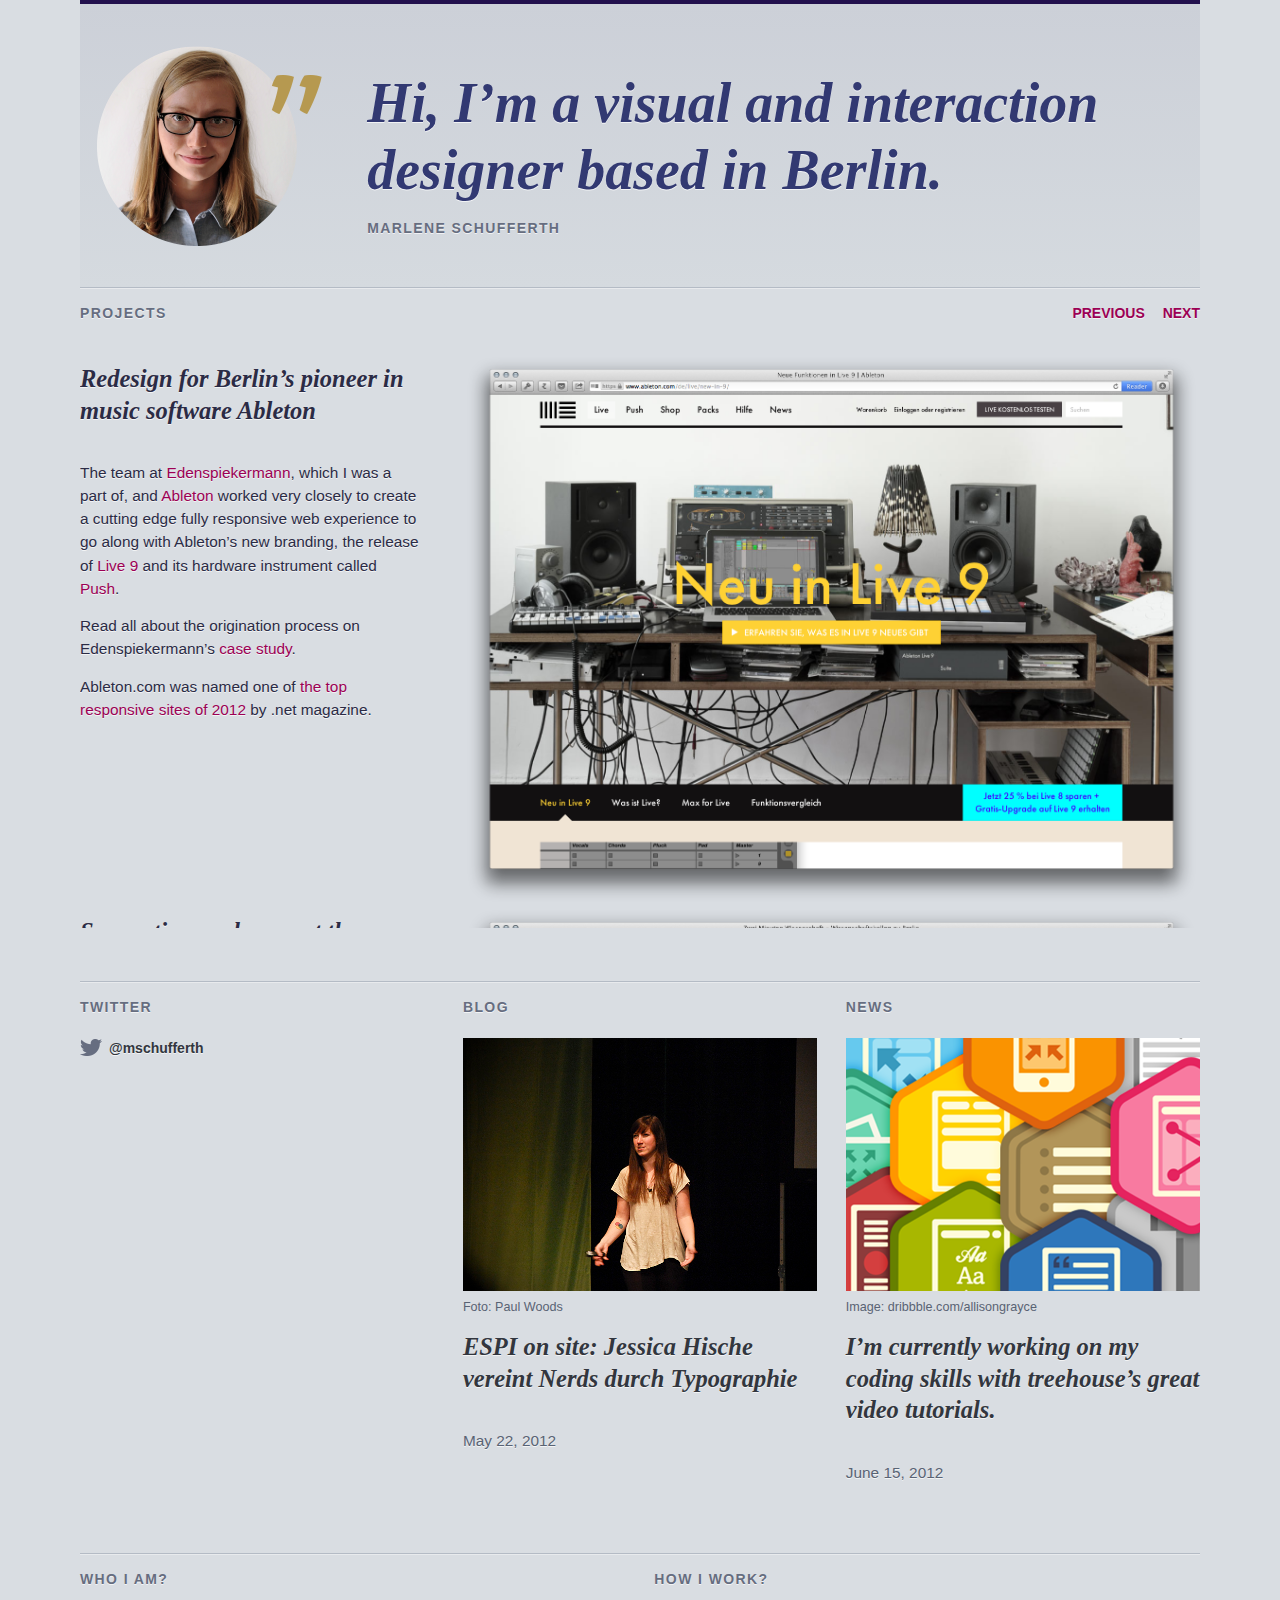
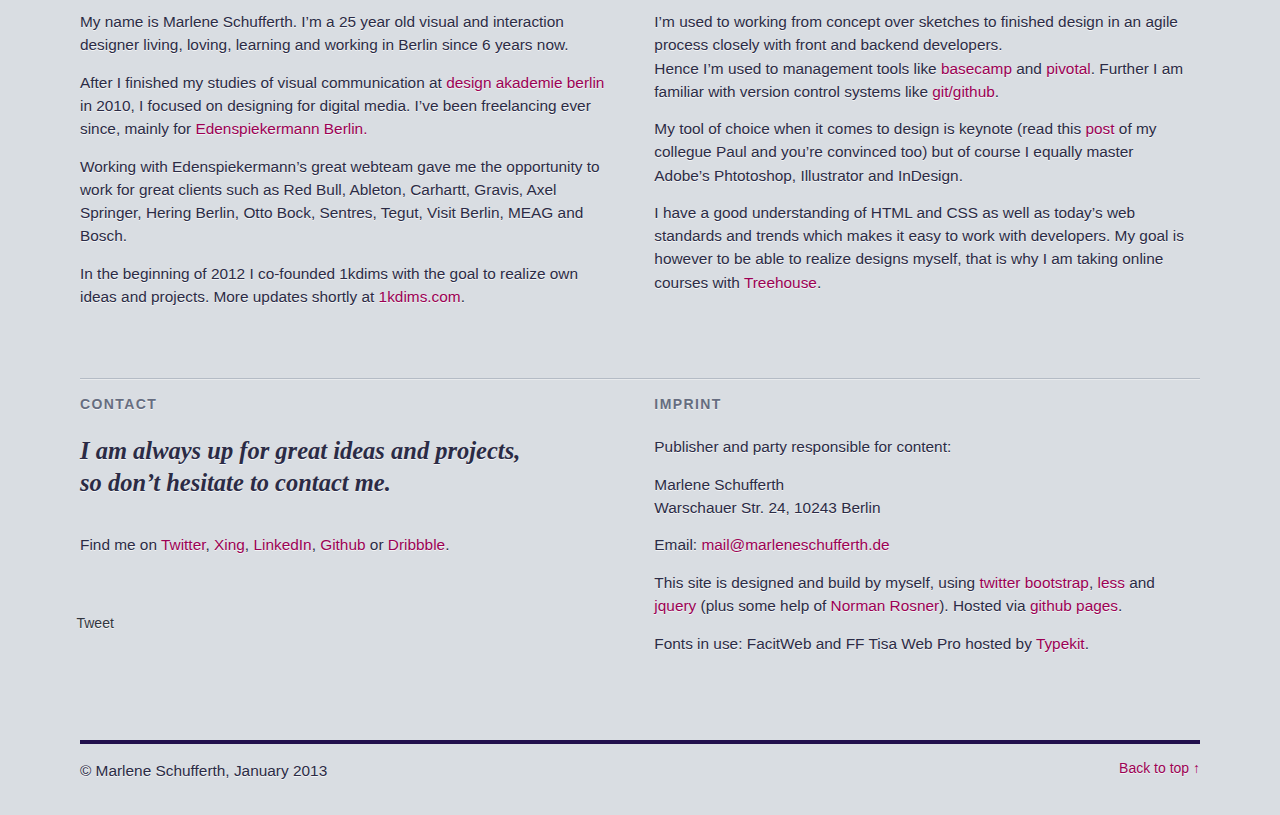
<file: index.html>
<!doctype html>
<html lang="en">
    <head>
        <meta charset="utf-8">
        <title>Marlene Schufferth</title>
        <link rel="stylesheet" href="css/royalslider/royalslider.css"/>
        <link rel="stylesheet" href="css/royalslider/skins.css"/>

        <link rel="stylesheet" type="text/css" href="css/bootstrap.css">
        <link rel="stylesheet" type="text/css" href="css/bootstrap-responsive.css">
        <link rel="stylesheet" type="text/css" href="css/style.css">

        <meta name="viewport" content="width=device-width, initial-scale=1.0">
        <script type="text/javascript" src="http://use.typekit.com/ohq5icm.js"></script>
        <script type="text/javascript">try{Typekit.load();}catch(e){}</script>
                
        <meta property="og:title" content="Marlene Schufferth" />
        <meta property="og:description" content="This is the website of visual and interaction designer Marlene Schufferth." />
        <meta property="og:type" content="website" />
        <meta property="og:url" content="http://marleneschufferth.de" />
        <meta property="og:image" content="http://marleneschufferth.de/img/marlene-small.jpg" />
        <meta property="og:site_name" content="Marlene Schufferth" />
        <meta property="fb:admins" content="1076082783" />
    </head>
    
    <body>
        <div class="container-fluid">
            <div id="intro">
                <div class="row-fluid">
                    <div class="span3">
                        <img src="img/profile-quote.png"/>
                    </div>
                    <div class="span9">
                            <h1>Hi, I’m a visual and interaction designer based in Berlin.</h1>
                            <h2>Marlene Schufferth</h2>
                    </div>
                </div>
            </div>
            
            <div id="slider">
                <div class="row-fluid">
                    <div class="span6">
                        <h2>Projects</h2>
                    </div>
                    <div class="span6 hidden-tablet hidden-phone" id="slider-arrow-navigation">
                        <div class="royalArrowContainer">
                            <a href="#" class="arrow left">previous</a>
                            <a href="#" class="arrow right">next</a>
                        </div>
                    </div>
                </div>
                <div class="row-fluid">
                        <div class="royalSlider marlene">
                            <ul class="royalSlidesContainer">
                                <li class="royalSlide">
                                    <div data-id="ableton">
                                            <div class="span4">
                                                <h3>Redesign for Berlin’s pioneer in music software Ableton</h3>
                                                <p>The team at <a href="http://www.edenspiekermann.com" target="_blank">Edenspiekermann</a>, which I was a part of, and <a href="https://www.ableton.com" target="_blank">Ableton</a> worked very closely to create a cutting edge fully responsive web experience to go along with Ableton’s new branding, the release of <a href="https://www.ableton.com/de/live/new-in-9/" target="_blank">Live 9</a> and its hardware instrument called <a href="https://www.ableton.com/de/push/" target="_blank">Push</a>.</p>
                                                <p>Read all about the origination process on Edenspiekermann’s <a href="http://www.edenspiekermann.com/projects/ableton" target="_blank">case study</a>.</p>
                                                <p>Ableton.com was named one of<a href="http://www.netmagazine.com/features/top-25-responsive-sites-2012" target="_blank"> the top responsive sites of 2012</a> by .net magazine.</p>
                                            </div>
                                            <div class="span8">
                                                <a href="https://www.ableton.com" target="_blank"><img class="rsImg" src="img/cases/ableton.png"></a>
                                            </div>
                                    </div>
                                </li>
                                <li class="royalSlide">
                                    <div data-id="wiko">
                                            <div class="span4">
                                                <h3>Supporting exchange at the Institute for Advanced Study in Berlin</h3>
                                                <p>Concept and desing for Berlin’s Institute for Advanced Study <a href="http://www.wiko-berlin.de/" target="_blank">Wissenschaftskolleg zu Berlin</a> with the aim to give the institute and the fellows a contemporary representation and encourage their communication during their stay and thereafter.</p>
                                                <p>This project emerged in collaboration with the team at <a href="http://www.edenspiekermann.com" target="_blank">Edenspiekermann</a>.</p>
                                            </div>
                                            <div class="span8">
                                                <a href="http://www.wiko-berlin.de/" target="_blank"><img src="img/cases/wiko.png"></a>
                                            </div>
                                    </div>
                                </li>
                                <li class="royalSlide">
                                    <div data-id="1kdims">
                                            <div class="span4">
                                                <h3>1kdims is bringing you a thousand dimensions in web and apps</h3>
                                                <p>1kdims UG is the newest venture I’ve taken part in. I co-founded the start-up with two partners to be able to work on our own ideas in the field of web and app solutions. In addition to that we love to take part in client’s project and help them realize their ideas with our skills and experience.</a>
                                                </p>
                                                <p>You can find all about us and our work at <a href="http://1kdims.com" target="_blank">1kdims.com</a>.</p>
                                            </div>
                                            <div class="span8">
                                                <a href="http://1kdims.com" target="_blank"><img class="rsImg" src="img/cases/1kdims.png"></a>
                                            </div>
                                    </div>
                                </li>
                                <li class="royalSlide">
                                    <div data-id="rbmar">
                                            <div class="span4">
                                                <h3>Taking Red Bull Music Academy Radio’s website to a new era</h3>
                                                <p >I was very lucky to take part in the design process for <a href="http://rbmaradio.com" target="_blank">Red Bull Music Academy Radio</a> while working with the talented guys at <a href="http://edenspiekermann.com">Edenspiekermann</a>.</p>
                                                <p >Read all about the project in <a href="http://edenspiekermann.com/en/blog/rbma-radio-relaunch" target="_blank">Edenspiekermann’s blog post</a> and <a href="http://edenspiekermann.com/en/blog/rbma-radio-under-the-hood" target="_blank">take a look under the hood</a> with their developers.
                                            </div>
                                            <div class="span8">
                                                <a href="http://rbmaradio.com" target="_blank"><img class="rsImg" src="img/cases/rbmar.png"></a>
                                            </div>
                                    </div>
                                </li>     
                                <li class="royalSlide">
                                    <div data-id="screenfeeder">
                                            <div class="span4">
                                                <h3>Screenfeeder feeds your screen with your social feeds</h3>
                                                <p >
                                                    This project originated in a casual collaboration of <a href="http://edenspiekermann.com" target="_blank">Edenspiekermann</a> and <a href="http://nxtbgthng.com/" target="_blank">nxtbgthng</a> and developed into a fun project with a great outcome.
                                                </p>
                                                <p >You can find more information on <a href="http://screenfeeder.com" target="_blank">Screenfeeder’s microsite</a> or <a href="http://itunes.apple.com/de/app/screenfeeder/id517227700?mt=8" target="_blank">download the app</a> directly from the app store.</p>
                                                <p >If you want to read more about it, check out <a href="http://edenspiekermann.com/en/blog/your-screens-are-hungry-feed-them" target="_blank">Edenspiekermann’s blog</a> or <a href="http://www.designmadeingermany.de/2011/36246/" target="_blank">Design made in Germany’s post</a>.</p>
                                            </div>
                                            <div class="span8">
                                                <a href="http://screenfeeder.com" target="_blank"><img class="rsImg" src="img/cases/screenfeeder-02.png"></a>
                                            </div>
                                    </div>
                                </li>     
                                <li class="royalSlide">
                                    <div data-id="rbma">
                                        <div class="span4">
                                            <h3>A new Red Bull Music Academy experience</h3>
                                            <p><a href="http://www.redbullmusicacademy.com" target="_blank">The Red Bull Music Academy</a> is a world-traveling symposium of music and knowledge founded in 1998. In 2011 <a href="http://edenspiekermann.com" target="_blank">Edenspiekermann</a> took the challenge to give this muscial exchange a new platform and translate its unique character to the web. I was lucky to take a small part in this projects and gain some first insights into a responsive web experience.</p>
                                            <p>Our work on the Red Bull Music Academy site was named one of the <a href="http://www.tdc.org/tdc-communication-design-winners-2012/" target="_blank">TDC Communication Design Winners 2012</a>. Read more about the idea behind it in Edenspiekermann’s <a href="http://www.edenspiekermann.com/projects/red-bull-music-academy" target="_blank">case study</a>.
                                        </div>
                                        <div class="span8">
                                            <a href="http://www.redbullmusicacademy.com" target="_blank"><img class="rsImg" src="img/cases/rbma.png"></a>
                                        </div>
                                    </div>
                                </li>
                                <li class="royalSlide">
                                    <div data-id="hering">
                                        <div class="span4">
                                            <h3>Uniting hand crafted porcellain with digital experience</h3>
                                            <p>This was a particularly great project in close collaboration with Berlin based porcellain manufacturer <a href="http://heringberlin.com" target="_blank">Hering</a> and the team at <a href="http://edenspiekermann.com" target="_blank">Edenspiekermann</a>.</p>
                                            <p>Read all about the implementation on Edenspiekermann’s <a href="http://edenspiekermann.com/projects/hering-web" target="_blank">case study</a>.</p>
                                        </div>
                                        <div class="span8">
                                            <a href="http://heringberlin.com" target="_blank"><img class="rsImg" src="img/cases/hering.png"></a>
                                        </div>
                                    </div>
                                </li>
                                <li class="royalSlide">
                                    <div data-id="medx">
                                        <div class="span4">
                                            <h3>Branding and user interface design for medx, a medical diagnosis app tailored to the iPad</h3>
                                            <p >This project developed while working with the great team at S.M.A.R.T.</p>
                                            <p >Check out a demo reel on <a href="http://vimeo.com/36804556" target="_blank">Vimeo</a>.</p>
                                        </div>
                                        <div class="span8">
                                            <img class="rsImg" src="img/cases/medx.png">
                                        </div>
                                    </div>
                                </li>                                
                                <li class="royalSlide">
                                    <div data-id="quarters">
                                        <div class="span4">
                                            <h3>Giving creatives and entrepreneurs a space to work</h3>
                                            <p>Located in Amsterdam’s industrial area, the four <a href="http://quarters-buildings.com" target="_blank">Quarters Buildings</a> offer business realestate with a great infrastructure to small and big companies. 
                                            <p>I was responsible for branding, web and print design while working with <a href="http://edenspiekermann.com" target="_blank">Edenspiekermann</a>.</p>
                                            <p>Get  background information on the project on Edenspiekermann’s <a href="http://edenspiekermann.com/en/blog/meag_brand_building" target="_blank">blog post</a>.</p>
                                        </div>
                                        <div class="span8">
                                            <img class="rsImg" src="img/cases/quarters.png">
                                        </div>
                                    </div>
                                </li>
                            </ul>
                        </div>
                </div>
            </div>
            
            <div id="activities">
                <div class="row-fluid">
                    <div class="span4">
                        <h2>Twitter</h2>
                        <div id="tweets"></div>
                        <img src="img/twitter.png"/>
                        <a class="handle" href="http://www.twitter.com/mschufferth">@mschufferth</a>
                    </div>
                    <div class="span4">
                        <h2>Blog</h2>
                        <img src="img/jessica.png"/>
                        <p class="caption">Foto: Paul Woods</p>
                        <h3><a href="http://edenspiekermann.com/en/blog/espi-on-site-jessica-hische-auf-der-typo">ESPI on site: Jessica Hische vereint Nerds durch Typographie</a></h3>
                        <p>May 22, 2012</p>
                    </div>
                    <div class="span4">
                        <h2>News</h2>
                        <img src="img/badges.png"/>
                        <p class="caption">Image: dribbble.com/allisongrayce</p>
                        <h3><a href="http://teamtreehouse.com/mschufferth">I’m currently working on my coding skills with treehouse’s great video tutorials.</a></h3>
                        <p >June 15, 2012</p>
                    </div>
                </div>
            </div>
            
            <div id="about">
                <div class="row-fluid">
                    <div class="span6">
                        <h2>Who I am?</h2>
                        <p>My name is Marlene Schufferth. I’m a 25 year old visual and interaction designer living, loving, learning and working in Berlin since 6 years now.</p>
                        <p>After I finished my studies of visual communication at <a href="http://www.design-akademie-berlin.de/">design akademie berlin</a> in 2010, I focused on designing for digital media. I’ve been freelancing ever since, mainly for <a href="http://edenspiekermann.com">Edenspiekermann Berlin.</a></p>
                        <p>Working with Edenspiekermann’s great webteam gave me the opportunity to work for great clients such as Red Bull, Ableton, Carhartt, Gravis, Axel Springer, Hering Berlin, Otto Bock, Sentres, Tegut, Visit Berlin, MEAG and Bosch.</p>
                        <p>In the beginning of 2012 I co-founded 1kdims with the goal to realize own ideas and projects. More updates shortly at <a href="http://1kdims.com">1kdims.com</a>.</p>
                    </div>
                    <div class="span6">
                        <h2>How I work?</h2>
                        <p>I’m used to working from concept over sketches to finished design in an agile process closely with front and backend developers.</br>
                        Hence I’m used to management tools like <a href="http://basecamp.com/one-page-project">basecamp</a> and <a href="https://www.pivotaltracker.com/">pivotal</a>. Further I am familiar with version control systems like <a href="https://github.com/">git/github</a>.</p>
                        <p>My tool of choice when it comes to design is keynote (read this <a href="http://edenspiekermann.com/en/blog/espi-at-work-the-power-of-keynote">post</a> of my collegue Paul and you’re convinced too) but of course I equally master Adobe’s Phtotoshop, Illustrator and InDesign.</p>
                        <p>I have a good understanding of HTML and CSS as well as today’s web standards and trends which makes it easy to work with developers. My goal is however to be able to realize designs myself, that is why I am taking online courses with <a href="http://teamtreehouse.com">Treehouse</a>.</p>
                    </div>
                </div>
            </div>
            
            <div id="contact">
                <div class="row-fluid">
                    <div class="span6">
                        <h2>Contact</h2>
                        <h3>I am always up for great ideas and projects, </br>so don’t hesitate to contact me.</h3>
                        <p>Find me on <a href="https://twitter.com/mschufferth" target="_blank">Twitter</a>, <a href="http://www.xing.com/profile/Marlene_Schufferth?sc_o=mxb_p" target="_blank">Xing</a>, <a href="http://de.linkedin.com/pub/marlene-schufferth/44/979/1a3" target="_blank">LinkedIn</a>, <a href="https://github.com/mschufferth" target="_blank">Github</a> or <a href="http://dribbble.com/mschufferth" target="_blank">Dribbble</a>.</p>
                        <div class="span3">
                            <a href="https://twitter.com/share" class="twitter-share-button" data-lang="en" data-text="Check out the website of visual and interaction Marlene Schufferth." data-count="horizontal">Tweet</a>
                        </div>
                        <div class="span3">
                            <div class="fb-like" data-href="http://www.marleneschufferth.de" data-send="false" data-layout="button_count" data-width="450" data-show-faces="false"></div>
                        </div>
                    </div>
                    <div class="span6">
                        <h2>Imprint</h2>
                        <p>Publisher and party responsible for content:</p>
                        <p >Marlene Schufferth </br>
                        Warschauer Str. 24, 10243 Berlin</p>
                        <p>Email: <a href="mailto:mail@marleneschufferth.de">mail@marleneschufferth.de</a></p>
                        <p>This site is designed and build by myself, using <a href="http://twitter.github.com/bootstrap/">twitter bootstrap</a>, <a href="http://lessframework.com/">less</a> and <a href="http://jquery.com/">jquery</a> (plus some help of <a href="https://twitter.com/normanrosner" target="_blank">Norman Rosner</a>). Hosted via <a href="http://pages.github.com/">github pages</a>.</p>
                        <p>Fonts in use: FacitWeb and FF Tisa Web Pro hosted by <a href="https://typekit.com">Typekit</a>.</p>
                    </div>
                </div>
            </div>
            
            <div id="footer">
                <div class="row-fluid">
                    <div class="span6">
                        <p>© Marlene Schufferth, January 2013</p>
                    </div>
                    <div class="span6">
                        <a href="">Back to top ↑</a>
                    </div>
                </div>
            </div>
        
        </div>
        <script src="http://cdnjs.cloudflare.com/ajax/libs/jquery/1.7.2/jquery.min.js" type="text/javascript" charset="utf-8"></script>
        <script src="js/royal-slider/jquery.easing.1.3.min.js" type="text/javascript" charset="utf-8"></script>
        <script src="js/royal-slider/royal-slider-8.1.js" type="text/javascript" charset="utf-8"></script>
        <script src="js/jquery.timeago.js" type="text/javascript" charset="utf-8"></script>
        <script src="js/jquery.tweetable.min.js" type="text/javascript" charset="utf-8"></script>
        <script src="js/app.js" type="text/javascript" charset="utf-8"></script>

        <script type="text/javascript" src="js/smooth-scroll.js"></script>

        <script type="text/javascript">
            var _gaq = _gaq || [];
            _gaq.push(['_setAccount', 'UA-33289080-1']);
            _gaq.push(['_trackPageview']);

            (function() {
             var ga = document.createElement('script'); ga.type = 'text/javascript'; ga.async = true;
             ga.src = ('https:' == document.location.protocol ? 'https://ssl' : 'http://www') + '.google-analytics.com/ga.js';
             var s = document.getElementsByTagName('script')[0]; s.parentNode.insertBefore(ga, s);
             })();
         </script>

        <script>!function(d,s,id){var js,fjs=d.getElementsByTagName(s)[0];if(!d.getElementById(id)){js=d.createElement(s);js.id=id;js.src="//platform.twitter.com/widgets.js";fjs.parentNode.insertBefore(js,fjs);}}(document,"script","twitter-wjs");</script>
        <script type="text/javascript" charset="utf-8">
            window.twttr = (function (d,s,id) {
                var t, js, fjs = d.getElementsByTagName(s)[0];
                if (d.getElementById(id)) return; js=d.createElement(s); js.id=id;
                js.src="//platform.twitter.com/widgets.js"; fjs.parentNode.insertBefore(js, fjs);
                return window.twttr || (t = { _e: [], ready: function(f){ t._e.push(f) } });
            }(document, "script", "twitter-wjs"));
        </script>
        <script type="text/javascript charset="utf-8>
            function tweetIntentToAnalytics(intent_event) {
                if (intent_event) {
                  var label = "tweet";
                  pageTracker._trackEvent('twitter_web_intents', intent_event.type, label);
                };
              }
        </script>
        <script type="text/javascript" charset="utf-8">
            twttr.events.bind('tweet', tweetIntentToAnalytics);
        </script>
        <div id="fb-root"></div>
        <script>(function(d, s, id) {
          var js, fjs = d.getElementsByTagName(s)[0];
          if (d.getElementById(id)) return;
          js = d.createElement(s); js.id = id;
          js.src = "//connect.facebook.net/de_DE/all.js#xfbml=1";
          fjs.parentNode.insertBefore(js, fjs);
        }(document, 'script', 'facebook-jssdk'));</script>
    </body>
</html>
</file>
<file: css/royalslider/royalslider.css>
/*  
 
 RoyalSlider
 
 */
.royalSlider {	
	position:relative;
	/* set width and height of slider here, in px, % or em*/
	width: 100%;
	height: 575px;
	/* Used to prevent content "jumping" on page load. this property is removed when javascript is loaded and slider is instanciated */
	overflow:hidden;
}

.royalSlider .royalWrapper {
	overflow:hidden;	
	position:relative;

	width:100%; 
	height:100%;
}

.royalSlider .royalSlide,
.royalSlider .royalWrapper {

}

.royalSlider .royalSlidesContainer {
	position: relative;
	left: 0;
	top: 0 !important;
	list-style:none !important;
	margin:0 !important;
	padding:0 !important;
	border: 0 !important;
}

.royalSlider .royalSlide {
	padding: 0 !important;
	margin: 0 !important;	
	border: 0 !important;
	list-style: none !important;
	
	position:relative;
	float:left;	
	
	overflow:hidden;	
}

.royalSlider .arrow
{	
	z-index:25;
}

.royalSlider .arrow:hover {

}

.royalSlider .arrow.disabled {

}

.royalSlider .arrow.left {

}

.royalSlider .arrow.right {

}

/* Control navigation container (bullets or thumbs) */
.royalSlider .royalControlNavOverflow {
	width:100%;
	overflow:hidden;
	position:absolute;
	margin-top:-20px;
	z-index:25;
}

/* This container is inside ".royalControlNavContainer" and is used for auto horizontal centering */
.royalSlider .royalControlNavCenterer {	
	float: left;
	position: relative;
	left: -50%;
}

/* Control navigation container*/ 
.royalSlider .royalControlNavContainer {
	float: left;
	position: relative;
	left: 50%;	
}

/* Scrollable thumbnails containers */
.royalSlider .royalControlNavThumbsContainer {		
	left:0;
	position:relative;
}

.royalSlider .thumbsAndArrowsContainer {
	overflow:hidden;
	width: 100%;
	position: relative;
}

.royalSlider .royalControlNavOverflow.royalThumbs {	
	width: auto;
	position: relative;
	overflow: hidden;
	margin-top:4px;	
}

/* Control navigation (bullets, thumbnails) */
.royalSlider .royalControlNavOverflow a{	
	background:#0C0 none no-repeat scroll 0 0;
	
	width:20px;
	height:20px;	
	
	float:left;	
	cursor:pointer;	
	
	position:relative;
	display:block;
	
	text-indent: -9999px;	
}
/* Current control navigation item */
.royalSlider .royalControlNavOverflow a.current {	
	background-color: #C00;	
}
/* Hover state navigation item */
.royalSlider .royalControlNavOverflow a:hover {	
	background-color: #00C;
}

/* Thumbnails */
.royalSlider .royalControlNavOverflow a.royalThumb{	
	/*background: none no-repeat 0 0;*/
	/*background-color: ;*/
	width:144px;
	height:60px;	
	/* thumbnails spacing, use margin-right only */	
	margin-right:4px;
	
}
.royalSlider .royalControlNavOverflow a.royalThumb.current {	
	background-position: -3px -3px  !important;
	border:3px solid #C00 !important;
	width:138px;
	height:54px;
}
.royalSlider .royalControlNavOverflow a.royalThumb:hover {	
	background-position: -3px -3px;	
	border:3px solid #00C;
	width:138px;
	height:54px;
}

/* Thumbnails navigation arrows */
.royalSlider .thumbsArrow {	
	width: 38px;
	height: 68px;	
	
	cursor: pointer;
	display: block;
	position: relative;		
	z-index: 25;
	
	background: #C99;
	
}
.royalSlider .thumbsArrow.left {	
	float: left;
}
.royalSlider .thumbsArrow.right {	
	float: right;
}
.royalSlider .thumbsArrow:hover  {
	
}
.royalSlider .thumbsArrow.disabled {
	
}

/* Captions container */
.royalSlider .royalCaption {
	z-index:20;
	display:block;
	position:absolute;	
	left:0;
	top:0;
	/*font: normal normal normal 1em/1.5em Georgia, serif;
	color:#FFF;		*/
}

/* Caption item */
.royalSlider .royalCaptionItem {
	position:absolute;	
	left:0;
	top:0;
	margin: 0;
	padding: 0;
}

/* Loading (welcome) screen */
.royalSlider .royalLoadingScreen {
	background:#FFF;
	width:100%;
	height:100%;
	position:absolute;
	z-index:99;	
}

/* Loading screen text ("Loading...") */
.royalSlider .royalLoadingScreen p {		
	width:100%;
	position:absolute;	
	margin:0 auto;
	top: 45%;
	text-align:center;
}

/* single slide image preloader */
.royalSlider .royalPreloader {	
	position:absolute;
	width:24px;
	height:24px;
	left:50%;
	top:50%;
	margin-left:-12px;
	margin-top:-12px;	
	z-index:0;	
	background-image:url(../img/preloader.gif);
}

.royalSlider .grab-cursor{cursor:move;}
.royalSlider .grab-cursor{cursor:url("../img/cursors/grab.png") 8 8,-moz-grab;}
.royalSlider .grab-cursor{*cursor:url(../img/cursors/grab.cur);}
.royalSlider .grab-cursor{cursor:move\0/;} /* ie8 hack */

.royalSlider .grabbing-cursor{cursor:move;}
.royalSlider .grabbing-cursor{cursor:url("../img/cursors/grabbing.png") 8 8,-moz-grabbing;}
.royalSlider .grabbing-cursor{*cursor:url(../img/cursors/grabbing.cur);}

/* Cursor used if mouse dragging is disabled */
.royalSlider .auto-cursor{cursor:auto;}

.royalSlider .royalHtmlContent {
	position: absolute;
	top: 0;
	left: 0;
}
.royalSlider .non-draggable {
	cursor: auto;
}
.royalSlider .fade-container .royalSlide{
	position: absolute;
	left: 0;
	top: 0;
	list-style-type: none;
	margin: 0;
	padding: 0;
	z-index: 10;
}
.royalSlider .royalImage {
	max-width:none;
	margin:0;
	padding: 0 !important;
	border: 0 !important;	
}
</file>
<file: css/royalslider/skins.css>
/* Slider itself */
.royalSlider.marlene {	
	padding-bottom: 26px;
}
/* Slider with thumbs (used to add padding based on thumbnails size)*/
.royalSlider.marlene.with-thumbs {
	padding-bottom: 62px;
}


/* 
	Left and right navigation arrows 	
*/


.royalSlider.marlene .arrow {	
	/* background:url(controls-sprite.png) no-repeat 0 0; */
	
	/* -moz-opacity: 0.8;	 */
	/* opacity: 0.8; */
}
/* arrow position in slider with thumbs */
.royalSlider.marlene.with-thumbs .arrow {
	margin-top:-49px;
}

.royalArrowContainer .arrow {
	font-size: 1em;
	font-weight: 600;
	color: #9c0054;
	text-transform: uppercase;
	padding-left: 1em;
}

.royalSlider.marlene .arrow:active {
	text-decoration: underline;
}

.royalArrowContainer .arrow:hover {	
	text-decoration: underline;
}

.royalArrowContainer .arrow.disabled {
	color: rgb(102,109,128);
}

/* 

	Bullets and thumbnails navigation
	
*/
.royalSlider.marlene .royalControlNavOverflow a {	
	background: url(../../img/controls-sprite.png) no-repeat 0 -164px transparent;
	width:18px;
	height:18px;	
	
	-moz-opacity: 0.8;
	-khtml-opacity: 0.8;
	opacity: 0.8;
}
/* Current bullet */
.royalSlider.marlene .royalControlNavOverflow a.current {	
	background-position: 0 -182px !important;
}
/* Bullet hover state */
.royalSlider.marlene .royalControlNavOverflow a:hover {
	-moz-opacity: 1;
	-khtml-opacity: 1;
	opacity: 1;
}

/* Bullets nav or thumbnails main container */
.royalSlider.marlene .royalControlNavOverflow {
	margin-top:4px;
}
/* Thumbnails main container */
.royalSlider.marlene .thumbsAndArrowsContainer {	
	margin: 5px 0 0 0;
	position: relative;
	float:left;
	background: #E8EDEE;	
	-moz-border-radius: 4px; 
  	-webkit-border-radius: 4px; 
 	border-radius: 4px;
}
.royalSlider.marlene .royalControlNavOverflow.royalThumbs {	
	margin-top:4px;	
}

/* Thumbnails */
.royalSlider.marlene .royalControlNavOverflow a.royalThumb{		
	background-color: transparent;	
	background-position: 1px 1px;
	
	width:80px;
	height:45px;	
	/* thumbnails spacing, use margin-right only */	
	margin-right:4px;
	
	-moz-opacity: 1;
	-khtml-opacity: 1;
	opacity: 1;		

	border: 1px solid #eee;
	padding: 1px;
}

/* Current thumbnail */
.royalSlider.marlene .royalControlNavOverflow a.royalThumb.current {	
	background-position: 1px 1px !important;
	border:1px solid #CCC !important;	
}
/* Thumbnail hover state*/
.royalSlider.marlene .royalControlNavOverflow a.royalThumb:hover {		
	background-position: 1px 1px;
	border: 1px solid #0085cf;	
}



/* 
	Thumbnails navigation arrows
		
*/
.royalSlider.marlene .thumbsArrow {
	background:url(../../img/controls-sprite.png) no-repeat 0 0;
	width: 28px;
	height: 57px;
	
	-moz-opacity: 0.8;	
	opacity: 0.8;	
}
.royalSlider.marlene .thumbsArrow.left {
	background-position: -116px -132px;
	left: 0;	
}
.royalSlider.marlene .thumbsArrow.right {
	background-position: -156px -132px;
	right: 0
}
.royalSlider.marlene .thumbsArrow:hover  {	
	-moz-opacity: 1;	
	opacity: 1;	
}
.royalSlider.marlene .thumbsArrow.disabled {	
	-moz-opacity: 1;	
	opacity: 1;
}
.royalSlider.marlene .thumbsArrow.left.disabled {	
	background-position: -36px -132px;
}
.royalSlider.marlene .thumbsArrow.right.disabled {	
	background-position: -76px -132px;
}

.royalArrowContainer {
    min-width: 50px;
    min-height: 50px;
	text-align: right;
	padding-top: 2.5em;
}

.royalSlider .arrow {
    background: red;
    height: 1em;
    width: 1em;
}
</file>
<file: css/style.css>
body {
  background-color: #d9dde2;
  font-family: "facitweb", Helvetica, sans-serif;
  color: #2b2b45;
  text-shadow: 0px 1px 0px rgba(255, 255, 255, 0.7);
  -moz-text-shadow: 0px 1px 0px rgba(255, 255, 255, 0.7);
  -webkit-text-shadow: 0px 1px 0px rgba(255, 255, 255, 0.7);
}
.container-fluid {
  max-width: 1120px;
  margin: auto;
}
h1 {
  font-family: "ff-tisa-web-pro", Georgia, serif;
  font-weight: 700;
  font-style: italic;
  font-size: 4em;
  text-transform: none;
  line-height: 1.2em;
  color: #323972;
  padding-top: 1em;
}
h2 {
  font-size: 1em;
  color: #666d80;
  text-transform: uppercase;
  letter-spacing: 0.1em;
  line-height: 0;
  padding-top: 1em;
  padding-bottom: 1.5em;
}
h3 {
  font-family: "ff-tisa-web-pro", Georgia, serif;
  font-size: 1.75em;
  line-height: 1.3em;
  font-weight: 700;
  font-style: italic;
  color: #2b2b45;
  padding-bottom: 1em;
}
p {
  font-size: 1.1em;
  line-height: 1.5em;
  padding-bottom: 0.3em;
  padding-right: 1em;
}
p a:link {
  color: #9c0054;
}
p a:hover {
  text-decoration: underline;
}
p a:active {
  text-decoration: underline;
}
p a:visited {
  color: #9c0054;
}
a {
  color: #32363e;
}
a:hover {
  color: #9c0054;
  text-decoration: none;
}
#intro {
  border-top: 4px solid #22104d;
  background: -webkit-linear-gradient(top, #ccd0d8, #d5dadf);
}
#intro .span3 {
  text-align: center;
}
#intro img {
  padding-top: 3em;
  padding-bottom: 3em;
}
#intro h4 {
  padding-top: 2em;
}
#slider {
  border-top: 1px solid rgba(255, 255, 255, 0.4);
  box-shadow: 0px -1px 0px 0px #b4bbc5;
  padding-bottom: 2em;
}
#slider .royalArrowContainer {
  padding-top: 1em;
}
#activities {
  margin-bottom: 4em;
  border-top: 1px solid rgba(255, 255, 255, 0.4);
  box-shadow: 0px -1px 0px 0px #b4bbc5;
}
#activities #tweets p {
  font-family: "ff-tisa-web-pro", Georgia, serif;
  font-size: 1.6em;
  line-height: 1.4em;
  font-weight: 700;
  font-style: italic;
  color: #2b2b45;
}
#activities #tweets ul {
  list-style: none;
  margin: 0;
}
#activities #tweets .timestamp {
  font-size: 0.6em;
  font-family: "facitweb", Helvetica, sans-serif;
  color: #32363e;
  font-style: normal;
  font-weight: 400;
  padding-top: 1em;
}
#activities img {
  float: left;
  padding-bottom: 0.5em;
}
#activities p {
  color: #596374;
}
#activities a.handle {
  padding-left: 0.5em;
  padding-top: 0.5em;
  font-weight: bold;
}
#activities .caption {
  font-size: 0.9em;
  text-shadow: none;
}
#about {
  margin-bottom: 4em;
  border-top: 1px solid rgba(255, 255, 255, 0.4);
  box-shadow: 0px -1px 0px 0px #b4bbc5;
}
#contact {
  margin-bottom: 4em;
  border-top: 1px solid rgba(255, 255, 255, 0.4);
  box-shadow: 0px -1px 0px 0px #b4bbc5;
}
.twitter-share-button {
  padding-top: 3em;
  float: left;
  margin-left: -1.25em;
}
.fb-like {
  padding-top: 3em;
  text-align: right;
  margin-left: -1.25em;
}
#footer {
  margin-top: 5em;
  border-top: 4px solid #22104d;
}
#footer p,
#footer a {
  padding-top: 1em;
  padding-bottom: 1.5em;
}
#footer a {
  float: right;
  color: #9c0054;
}
/* Landscape phone to portrait tablet */
@media (max-width: 768px) {
  #intro {
    padding-bottom: 2em;
  }
  #intro img {
    width: 150px;
    padding-top: 2em;
    padding-bottom: 1em;
  }
  #intro h1 {
    font-size: 2em;
    text-align: center;
    padding: 0 4em;
  }
  #intro h2 {
    text-align: center;
  }
  #slider .royalSlider {
    height: 800px;
  }
  #slider .royalArrowContainer {
    padding-top: 0;
  }
}
@media (max-width: 640px) {
  #slider .royalSlider {
    height: 700px;
  }
  #slider .royalArrowContainer {
    padding-top: 0;
  }
}
/* Landscape phone to portrait tablet */
@media (max-width: 450px) {
  #slider .royalSlider {
    height: 675px;
  }
  #slider .royalArrowContainer {
    padding-top: 0;
  }
}
@media (max-width: 400px) {
  #slider .royalSlider {
    height: 650px;
  }
  #slider .royalArrowContainer {
    padding-top: 0;
  }
}
</file>
